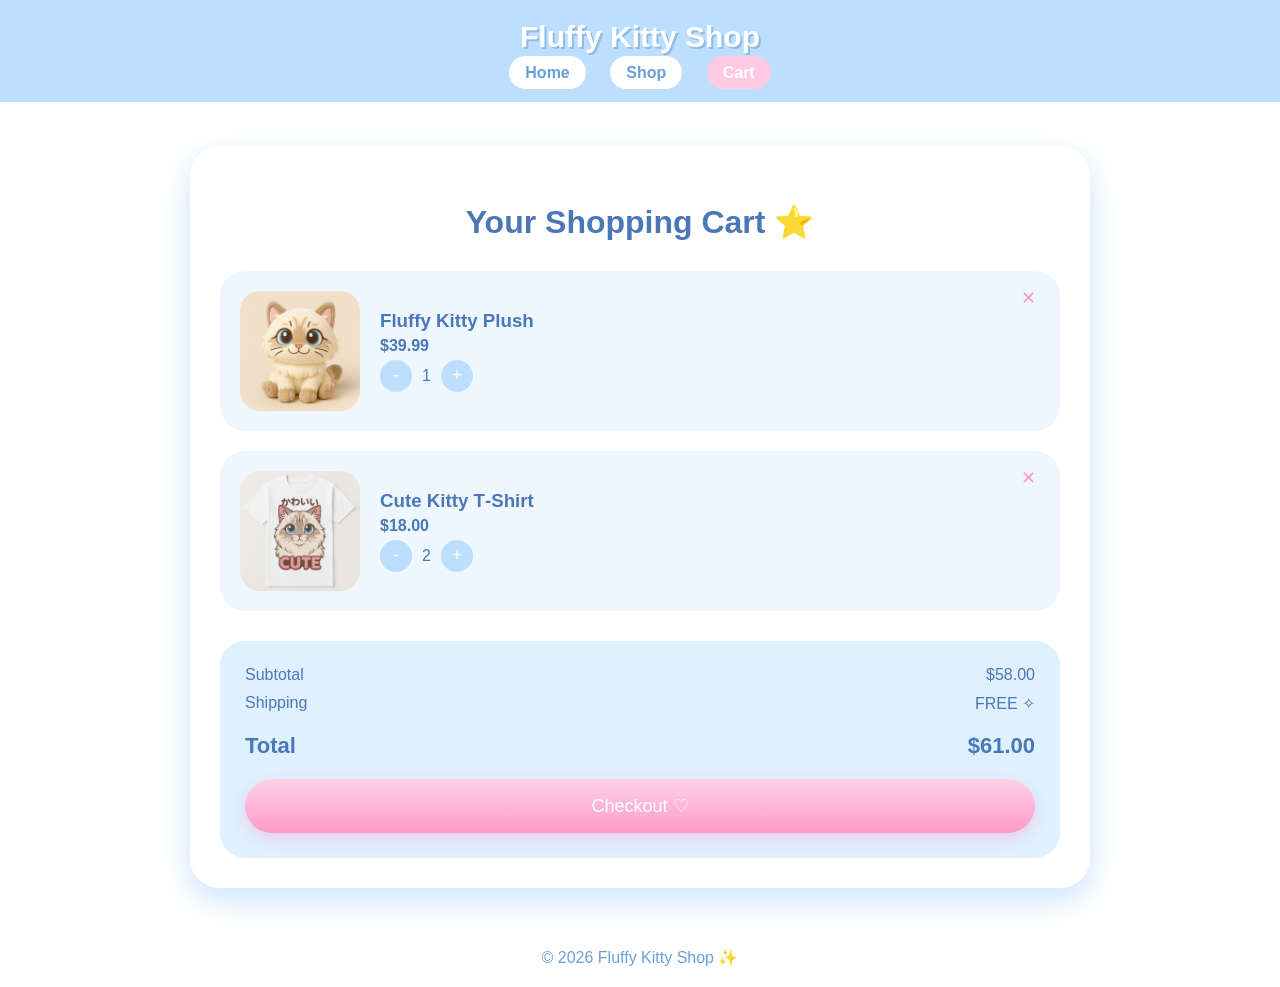
<file: index3.html>
<!DOCTYPE html>
<html lang="en">
<head>
  <meta charset="UTF-8" />
  <title>Fluffy Kitty Cart</title>
  <meta name="viewport" content="width=device-width, initial-scale=1.0" />
  <link rel="stylesheet" href="Styles3.css" />
</head>
<body>

  <header class="header">
    <h1 class="logo">Fluffy Kitty Shop</h1>
    <nav class="nav">
      <a href="index.html">Home</a>
      <a href="index2.html">Shop</a>
      <a class="active" href="index3.html">Cart</a>
    </nav>
  </header>

  <main class="cart">
    <h2>Your Shopping Cart ⭐</h2>

    <div class="cart-item">
      <img src="Plush-AI.png" alt="Fluffy Kitty Plush">
      <div class="item-info">
        <h3>Fluffy Kitty Plush</h3>
        <p class="price">$39.99</p>
        <div class="qty">
          <button>-</button>
          <span>1</span>
          <button>+</button>
        </div>
      </div>
      <button class="remove">✕</button>
    </div>

    <div class="cart-item">
      <img src="TShirt-AI.png" alt="Cute Kitty Shirt">
      <div class="item-info">
        <h3>Cute Kitty T‑Shirt</h3>
        <p class="price">$18.00</p>
        <div class="qty">
          <button>-</button>
          <span>2</span>
          <button>+</button>
        </div>
      </div>
      <button class="remove">✕</button>
    </div>

    <div class="summary">
      <div class="line">
        <span>Subtotal</span>
        <span>$58.00</span>
      </div>
      <div class="line">
        <span>Shipping</span>
        <span>FREE ✧</span>
      </div>
      <div class="total">
        <span>Total</span>
        <span>$61.00</span>
      </div>
      <button class="checkout" onclick="window.location.href='index7.html'">Checkout ♡</button>
    </div>

  </main>

  <footer class="footer">
    © 2026 Fluffy Kitty Shop ✨
  </footer>

</body>
</html>
</file>
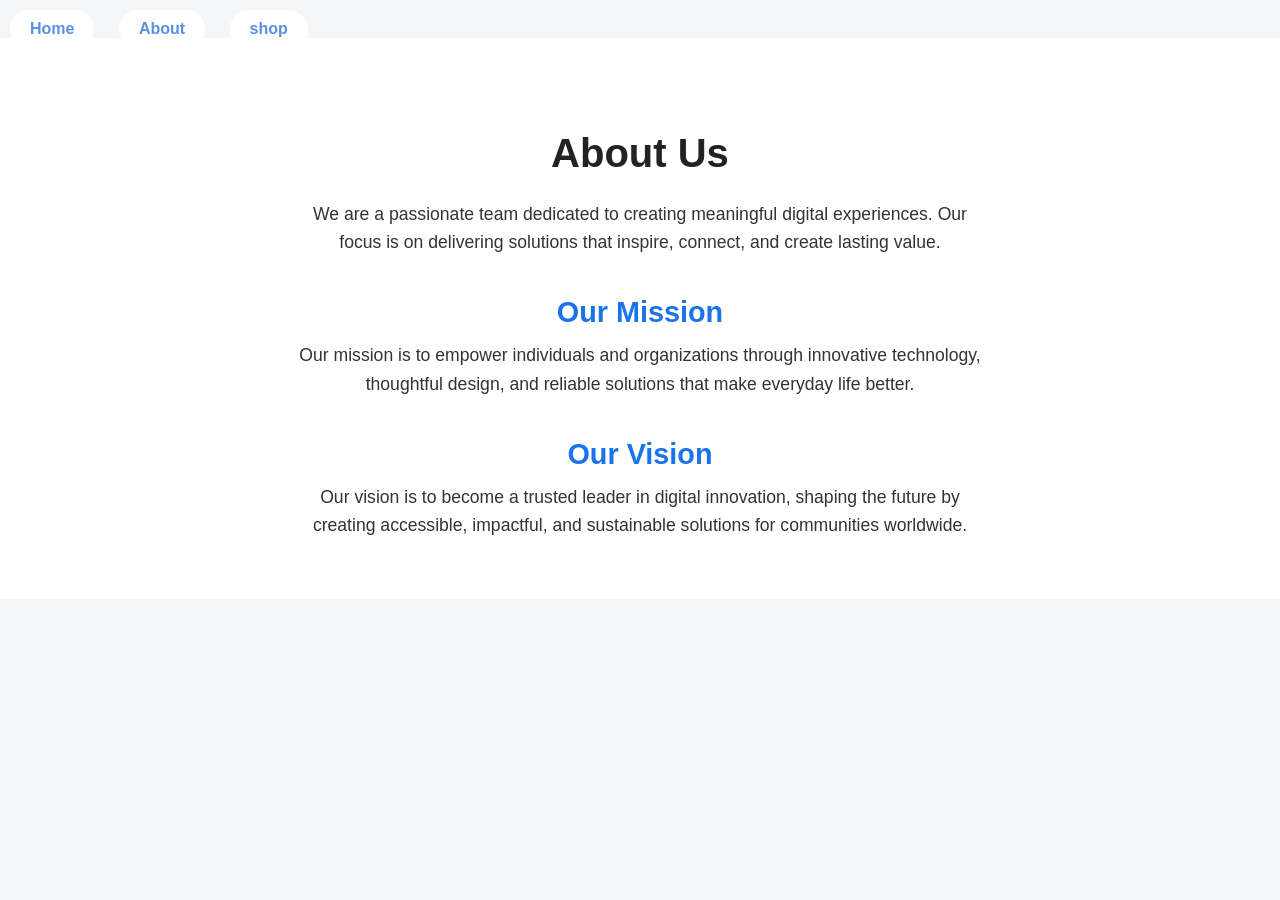
<file: index4.HTML>
<!DOCTYPE html>
<html lang="en">
<head>
    <meta charset="UTF-8">
    <title>About Us</title>

    <!-- External CSS -->
    <link rel="stylesheet" href="Styles4.css">
</head>
<body>
 <nav class="navbar">
    <a href="index.html">Home</a>
    <a href="index4.html">About</a>
    <a href="index5.html">shop</a>
  </nav>

    <section class="about">
        <div class="about-container">

            <h1 class="about-title">About Us</h1>
            <p class="about-text">
                We are a passionate team dedicated to creating meaningful digital
                experiences. Our focus is on delivering solutions that inspire,
                connect, and create lasting value.
            </p>

            <div class="about-section">
                <h2 class="section-title">Our Mission</h2>
                <p class="about-text">
                    Our mission is to empower individuals and organizations through
                    innovative technology, thoughtful design, and reliable solutions
                    that make everyday life better.
                </p>
            </div>

            <div class="about-section">
                <h2 class="section-title">Our Vision</h2>
                <p class="about-text">
                    Our vision is to become a trusted leader in digital innovation,
                    shaping the future by creating accessible, impactful, and
                    sustainable solutions for communities worldwide.
                </p>
            </div>

        </div>
    </section>

</body>
</html>
</file>
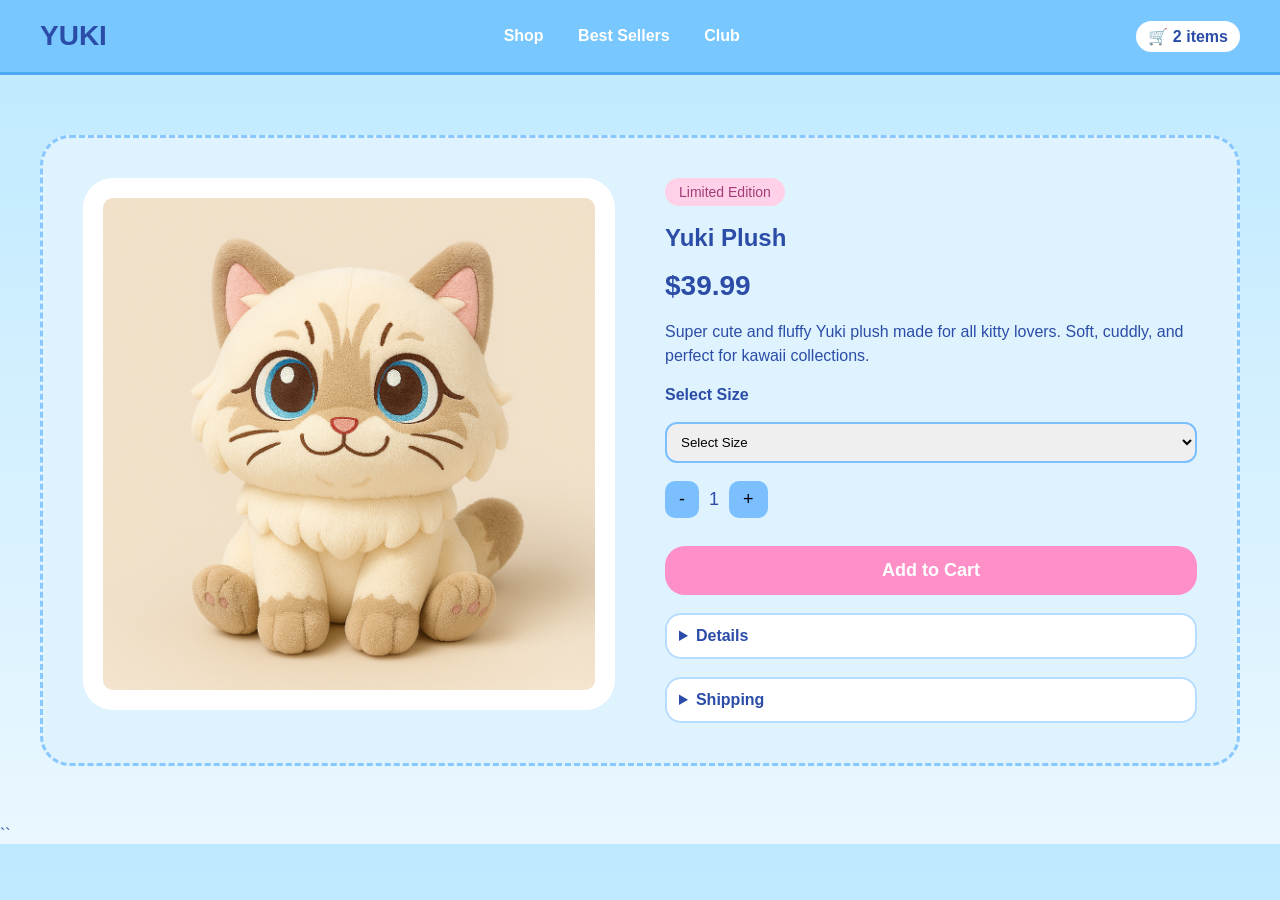
<file: Index5.html>
<!DOCTYPE html>
<html lang="en">
<head>
  <meta charset="UTF-8" />
  <meta name="viewport" content="width=device-width, initial-scale=1.0"/>
  <title>Yuki Shop – Product</title>
  <link rel="stylesheet" href="Style5.css">
</head>
<body>

  <!-- Top Navigation -->
  <header class="navbar">
    <div class="logo">YUKI</div>
    <nav>
      <a href="index2.html">Shop</a>
      <a href="Index8.html">Best Sellers</a>
      <a href="index6.html">Club</a>
    </nav>
    
    <div class="cart"<a onclick="window.location.href='index3.html'">
       🛒 2 items
      </a>
  </div>
  </header>

  <!-- Product Section -->
  <main class="product-page">

    <!-- Product Image -->
    <section class="product-image">
      <img src="Plush-AI.png" alt="Yuki Plush">
    </section>

    <!-- Product Info -->
    <section class="product-info">
      <span class="badge">Limited Edition</span>
      <h1>Yuki Plush</h1>
      <p class="price">$39.99</p>

      <p class="description">
        Super cute and fluffy Yuki plush made for all kitty lovers.
        Soft, cuddly, and perfect for kawaii collections.
      </p>

      <!-- Options -->
      <label for="size">Select Size</label>
      <select id="size">
        <option>Select Size</option>
        <option>Small</option>
        <option>Medium</option>
        <option>Large</option>
      </select>

      <!-- Quantity -->
      <div class="quantity">
        <button>-</button>
        <span>1</span>
        <button>+</button>
      </div>

      <!-- CTA -->
      <button class="add-to-cart" onclick="window.location.href='index3.html'">Add to Cart</button>

      <!-- Extra Info -->
      <details>
        <summary>Details</summary>
        <p>Ultra-soft fabric, embroidered face, pastel color palette.</p>
      </details>

      <details>
        <summary>Shipping</summary>
        <p>Ships worldwide. Free shipping on orders over $75.</p>
      </details>
    </section>

  </main>

</body>
</html>
``
</file>
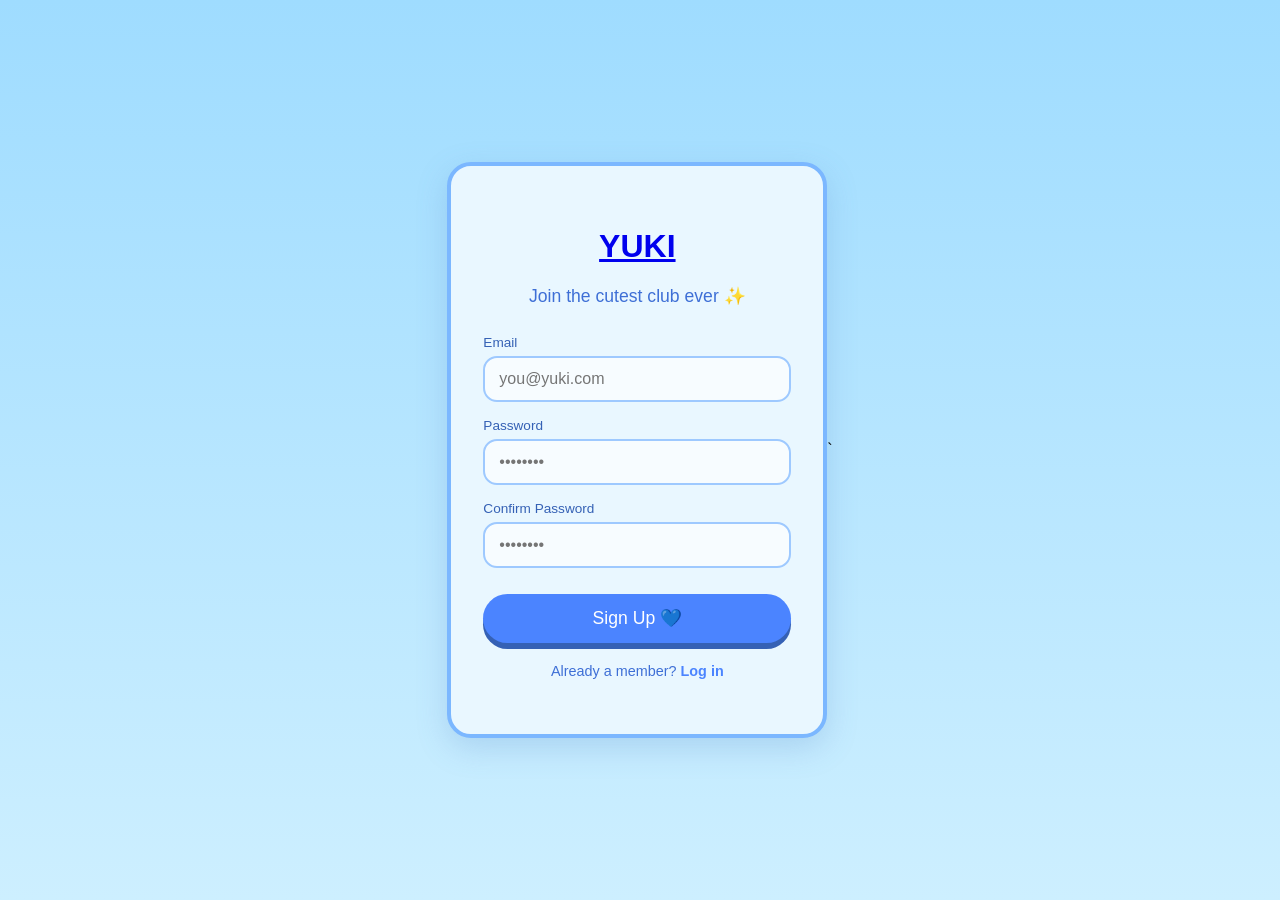
<file: index6.html>
<!DOCTYPE html>
<html lang="en">
<head>
  <meta charset="UTF-8" />
  <title>Join Yuki Club</title>
  <link rel="stylesheet" href="styles6.css" />
  <meta name="viewport" content="width=device-width, initial-scale=1.0" />
   
</head>
<body>
  <div class="signup-container">
    <h1><a href="index.html">YUKI</a></h1>
    <p class="subtitle">Join the cutest club ever ✨</p>

    <form class="signup-form">
      <label>
        <span>Email</span>
        <input type="email" placeholder="you@yuki.com" required />
      </label>

      <label>
        <span>Password</span>
        <input type="password" placeholder="••••••••" required />
      </label>

      <label>
        <span>Confirm Password</span>
        <input type="password" placeholder="••••••••" required />
      </label>

      <button  type="submit" class="primary" onclick="window.location.href='index7.html'">Sign Up 💙</button>
    </form>

    <p class="footer-text">
      Already a member? <a href="index7.html">Log in</a>
    </p>
  </div>

</body>
</html>
`
</file>
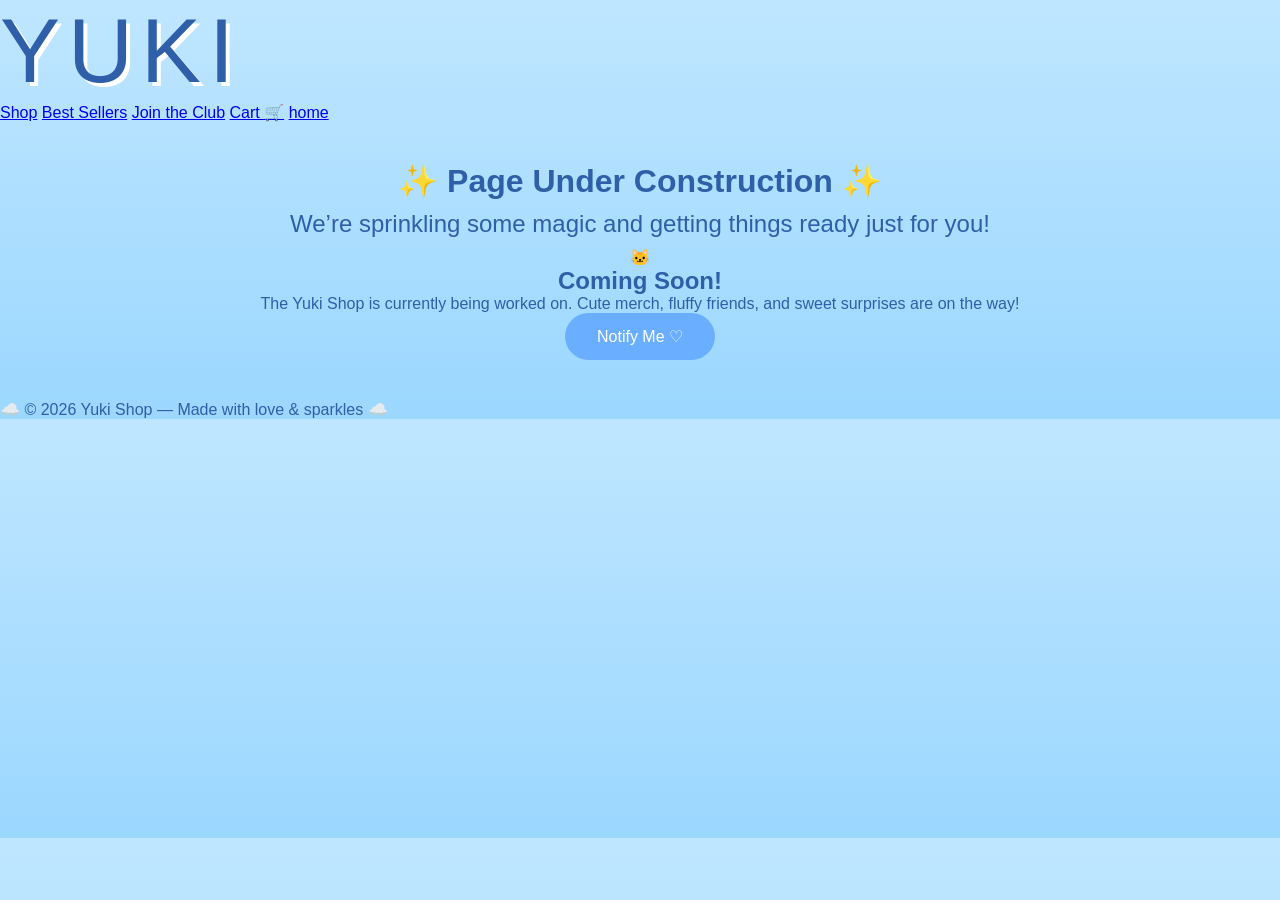
<file: index7.html>
<!DOCTYPE html>
<html lang="en">
<head>
  <meta charset="UTF-8" />
  <title>Yuki Shop — Coming Soon</title>
  <link rel="stylesheet" href="styles.css" />
  <meta name="viewport" content="width=device-width, initial-scale=1.0" />
</head>
<body>
  <header class="nav">
    <div class="logo">YUKI</div>
    <nav>
      <a href="index2.html">Shop</a>
      <a href="Index8.html">Best Sellers</a>
      <a href="index6.html">Join the Club</a>
        <a href="index3.html">Cart 🛒</a>
        <a href="index.html">home</a>
    </nav>
  </header>

  <main class="hero">
    <h1>✨ Page Under Construction ✨</h1>
    <p class="subtitle">
      We’re sprinkling some magic and getting things ready just for you!
    </p>

    <div class="construction-box">
      <div class="mascot">🐱</div>
      <h2>Coming Soon!</h2>
      <p>
        The Yuki Shop is currently being worked on.  
        Cute merch, fluffy friends, and sweet surprises are on the way!
      </p>

      <button class="primary" type="button" onclick="alert('Something did not go as planned! try again later.♡')">Notify Me ♡</button> 
    </div>
  </main>

  <footer>
    <p>☁️ © 2026 Yuki Shop — Made with love & sparkles ☁️</p>
  </footer>
</body>
</html>
</file>
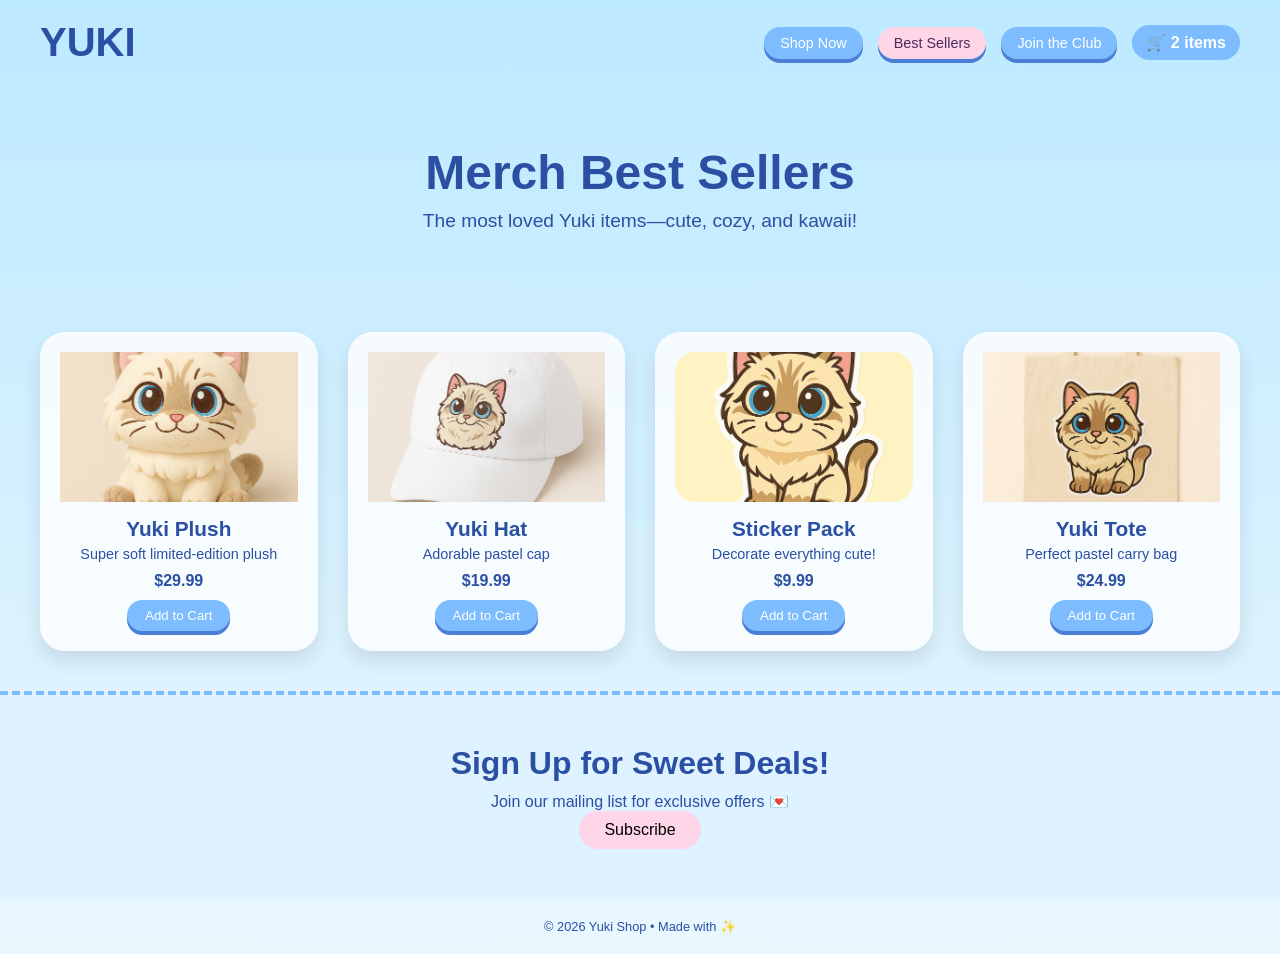
<file: Index8.html>
<!DOCTYPE html>
<html lang="en">
<head>
  <meta charset="UTF-8" />
  <meta name="viewport" content="width=device-width, initial-scale=1.0"/>
  <title>Yuki Shop — Best Sellers</title>
  <link rel="stylesheet" href="styles8.css">
</head>
<body>

  <!-- NAVBAR -->
  <header class="navbar">
    <div class="logo">YUKI</div>
    <nav>
      <button onclick="window.location.href='index2.html'">Shop Now</button>
      <button class="active">Best Sellers</button>
      <button onclick="window.location.href='index6.html'">Join the Club</button>
      <div class="cart"><a onclick="window.location.href='index3.html'">
       🛒 2 items
      </a>
      </div>
    </nav>
  </header>

  <!-- HERO -->
  <section class="hero">
    <h1>Merch Best Sellers</h1>
    <p>The most loved Yuki items—cute, cozy, and kawaii!</p>
  </section>

  <!-- BEST SELLERS GRID -->
  <section class="products">

    <div class="product-card">
      <div class="product-image plush"><img src="Plush-AI.png" alt="Fluffy Kitty Plush" />
      </div>
      <h3>Yuki Plush</h3>
      <p>Super soft limited‑edition plush</p>
      <span>$29.99</span>
      <button onclick="window.location.href='index3.html'">Add to Cart</button>
    </div>

    <div class="product-card">
      <div class="product-image hat"><img src="AIHat.png" alt="Yuki Hat" /></div>
      <h3>Yuki Hat</h3>
      <p>Adorable pastel cap</p>
      <span>$19.99</span>
      <button onclick="window.location.href='index3.html'">Add to Cart</button>
    </div>

    <div class="product-card">
      <div class="product-image stickers"><img src="Sticker-AI.png" alt="Yuki Stickers" /></div>
      <h3>Sticker Pack</h3>
      <p>Decorate everything cute!</p>
      <span>$9.99</span>
      <button onclick="window.location.href='index3.html'">Add to Cart</button>
    </div>

    <div class="product-card">
      <div class="product-image bag"><img src="Bag-AI.png" alt="Yuki Tote" /></div>
      <h3>Yuki Tote</h3>
      <p>Perfect pastel carry bag</p>
      <span>$24.99</span>
      <button onclick="window.location.href='index3.html'">Add to Cart</button>
    </div>

  </section>

  <!-- CALL TO ACTION -->
  <section class="cta">
    <h2>Sign Up for Sweet Deals!</h2>
    <p>Join our mailing list for exclusive offers 💌</p>
    <button onclick="window.location.href='index7.html'">Subscribe</button>
  </section>

  <!-- FOOTER -->
  <footer>
    <p>© 2026 Yuki Shop • Made with ✨</p>
  </footer>

</body>
</html>
</file>
<file: Styles3.css>
/* Base */
* {
  box-sizing: border-box;
  font-family: "Nunito", "Comic Sans MS", sans-serif;
}

body {
  margin: 0;
  background: linear-gradient(#cfeaff, #f6fbff);
  background-image: url("https://www.transparenttextures.com/patterns/stardust.png");
  color: #4a78b6;
}

/* Header */
.header {
  background: #bcdfff;
  padding: 20px;
  text-align: center;
  border-bottom: 4px solid #ffffff;
}

.logo {
  margin: 0;
  font-size: 30px;
  color: #ffffff;
  text-shadow: 2px 2px #8fbbe6;
}

.nav {
  margin-top: 10px;
}

.nav a {
  text-decoration: none;
  margin: 0 10px;
  padding: 8px 16px;
  background: #ffffff;
  border-radius: 20px;
  color: #6aa0d6;
  font-weight: bold;
}

.nav a.active {
  background: #ffcae2;
  color: #ffffff;
}

/* Cart */
.cart {
  max-width: 900px;
  margin: 40px auto;
  background: #ffffffdd;
  border-radius: 30px;
  padding: 30px;
  box-shadow: 0 12px 30px rgba(170, 210, 255, 0.6);
}

.cart h2 {
  text-align: center;
  font-size: 32px;
  margin-bottom: 30px;
}

/* Cart Item */
.cart-item {
  display: flex;
  align-items: center;
  gap: 20px;
  background: #eef7ff;
  padding: 20px;
  border-radius: 25px;
  margin-bottom: 20px;
  position: relative;
}

.cart-item img {
  width: 120px;
  border-radius: 20px;
}

.item-info h3 {
  margin: 0;
}

.price {
  font-weight: bold;
  margin: 5px 0;
}

.qty {
  display: flex;
  align-items: center;
  gap: 10px;
}

.qty button {
  width: 32px;
  height: 32px;
  border-radius: 50%;
  border: none;
  background: #bcdfff;
  color: white;
  font-size: 18px;
  cursor: pointer;
}

.remove {
  position: absolute;
  top: 15px;
  right: 18px;
  border: none;
  background: transparent;
  font-size: 18px;
  color: #ff9bb8;
  cursor: pointer;
}

/* Summary */
.summary {
  background: #dff0ff;
  padding: 25px;
  border-radius: 25px;
  margin-top: 30px;
}

.line, .total {
  display: flex;
  justify-content: space-between;
  margin-bottom: 10px;
}

.total {
  font-size: 22px;
  font-weight: bold;
  margin: 20px 0;
}

.checkout {
  width: 100%;
  padding: 16px;
  font-size: 18px;
  border-radius: 30px;
  border: none;
  background: linear-gradient(#ffd1e6, #ff9bc9);
  color: white;
  cursor: pointer;
  box-shadow: 0 6px 14px rgba(255, 160, 200, 0.4);
}

/* Footer */
.footer {
  text-align: center;
  padding: 20px;
  color: #6aa0d6;
}
</file>
<file: Styles4.css>
/* Global styles */
body {
    margin: 0;
    font-family: Arial, Helvetica, sans-serif;
    background-color: #f4f6f8;
    color: #333;
}

/* About section */
.about {
    padding: 60px 20px;
    background-color: #ffffff;
}

.about-container {
    max-width: 900px;
    margin: 0 auto;
    text-align: center;
}

.about-title {
    font-size: 2.5rem;
    margin-bottom: 24px;
    color: #222;
}

/* Subsections */
.about-section {
    margin-top: 40px;
}

.section-title {
    font-size: 1.8rem;
    margin-bottom: 12px;
    color: #1a73e8;
}

.about-text {
    font-size: 1.1rem;
    line-height: 1.6;
    margin: 0 auto;
    max-width: 700px;
}
/* Navigation */
.navbar {
  margin-top: 20px;
}
.navbar 
center {
  text-align: center;
}
.navbar a {
  margin: 0 10px;
  padding: 10px 20px;
  background: white;
  color: #5b8fe6;
  border-radius: 20px;
  text-decoration: none;
  font-weight: bold;
}

.navbar a:hover {
  background: #d8ecff;
}
</file>
<file: Style5.css>
/* Reset */
* {
  margin: 0;
  padding: 0;
  box-sizing: border-box;
  font-family: "Comic Sans MS", "Poppins", sans-serif;
}

body {
  background: linear-gradient(#bde9ff, #eaf7ff);
  color: #2c4da7;
}

/* Navbar */
.navbar {
  display: flex;
  justify-content: space-between;
  align-items: center;
  padding: 20px 40px;
  background: #79c7ff;
  border-bottom: 3px solid #4ea9f5;
}

.logo {
  font-size: 28px;
  font-weight: bold;
}

.navbar nav a {
  margin: 0 15px;
  text-decoration: none;
  font-weight: bold;
  color: #ffffff;
}

.cart {
  background: #ffffff;
  padding: 6px 12px;
  border-radius: 20px;
  color: #2c4da7;
  font-weight: bold;
}

/* Layout */
.product-page {
  display: grid;
  grid-template-columns: 1fr 1fr;
  gap: 50px;
  max-width: 1200px;
  margin: 60px auto;
  padding: 40px;
  background: #dff3ff;
  border-radius: 30px;
  border: 3px dashed #89c7ff;
}

/* Image */
.product-image img {
  width: 100%;
  border-radius: 30px;
  background: #ffffff;
  padding: 20px;
}

/* Product Info */
.product-info {
  display: flex;
  flex-direction: column;
  gap: 18px;
}

.badge {
  background: #ffd1e8;
  color: #a23c78;
  padding: 6px 14px;
  border-radius: 20px;
  font-size: 14px;
  width: fit-content;
}

.price {
  font-size: 28px;
  font-weight: bold;
}

.description {
  line-height: 1.5;
}

label {
  font-weight: bold;
}

select {
  padding: 10px;
  border-radius: 12px;
  border: 2px solid #7bbfff;
}

/* Quantity */
.quantity {
  display: flex;
  align-items: center;
  gap: 10px;
}

.quantity button {
  border: none;
  background: #7bbfff;
  padding: 8px 14px;
  border-radius: 10px;
  font-size: 18px;
  cursor: pointer;
}

.quantity span {
  font-size: 18px;
}

/* CTA */
.add-to-cart {
  margin-top: 10px;
  padding: 14px;
  font-size: 18px;
  border-radius: 20px;
  border: none;
  background: #ff8fc7;
  color: white;
  font-weight: bold;
  cursor: pointer;
  transition: transform 0.15s ease;
}

.add-to-cart:hover {
  transform: scale(1.05);
}

/* Details */
details {
  background: #ffffff;
  padding: 12px;
  border-radius: 16px;
  border: 2px solid #b6ddff;
}

summary {
  cursor: pointer;
  font-weight: bold;
}
</file>
<file: styles6.css>
/* Navigation */
.navbar {
  margin-top: 20px;
}

.navbar a {
  margin: 0 10px;
  padding: 10px 20px;
  background: white;
  color: #5b8fe6;
  border-radius: 20px;
  text-decoration: none;
  font-weight: bold;
}

.navbar a:hover {
  background: #d8ecff;
}
/* Reset */
* {
  box-sizing: border-box;
  font-family: "Comic Sans MS", "Poppins", sans-serif;
}

/* Page background */
body {
  margin: 0;
  min-height: 100vh;
  background: linear-gradient(#9fdcff, #cdefff);
  display: flex;
  align-items: center;
  justify-content: center;
}

/* Main card */
.signup-container {
  background: #e9f7ff;
  border-radius: 24px;
  padding: 40px 32px;
  width: 100%;
  max-width: 380px;
  text-align: center;
  box-shadow: 0 10px 30px rgba(90, 140, 200, 0.25);
  border: 4px solid #7bb7ff;
}

/* Logo text */
.logo {
  font-size: 3rem;
  margin: 0;
  color: #4b84ff;
  letter-spacing: 4px;
}

/* Subtitle */
.subtitle {
  color: #3e6fd6;
  margin-bottom: 28px;
  font-size: 1.1rem;
}

/* Form */
.signup-form {
  display: flex;
  flex-direction: column;
  gap: 16px;
}

label {
  text-align: left;
  font-size: 0.85rem;
  color: #3561b5;
}

/* Inputs */
input {
  width: 100%;
  margin-top: 6px;
  padding: 12px 14px;
  border-radius: 14px;
  border: 2px solid #9ec9ff;
  background: #f7fcff;
  outline: none;
  font-size: 1rem;
}

input:focus {
  border-color: #4b84ff;
}

/* Button */
button {
  margin-top: 10px;
  padding: 14px;
  border-radius: 999px;
  border: none;
  background: #4b84ff;
  color: white;
  font-size: 1.1rem;
  cursor: pointer;
  box-shadow: 0 6px 0 #3561b5;
  transition: transform 0.1s, box-shadow 0.1s;
}

button:hover {
  transform: translateY(2px);
  box-shadow: 0 4px 0 #3561b5;
}

/* Footer */
.footer-text {
  margin-top: 20px;
  font-size: 0.9rem;
  color: #3e6fd6;
}

.footer-text a {
  color: #4b84ff;
  text-decoration: none;
  font-weight: bold;
}
</file>
<file: styles.css>
/* RESET */
* {
  box-sizing: border-box;
  font-family: "Fredoka", sans-serif;
  margin: 0;
  padding: 0;
}

body {
  margin: 0;
  background: linear-gradient(#bfe6ff, #9bd7ff);
  color: #2f5fa8;
}

/* NAV */
.navbar {
  display: flex;
  justify-content: space-between;
  padding: 16px;
}

.nav-left {
  display: flex;
  gap: 10px;
}

/* BUTTONS */
.pill {
  background: #7fb8ff;
  border: none;
  border-radius: 999px;
  padding: 10px 18px;
  color: white;
  font-weight: 600;
  cursor: pointer;
  box-shadow: inset 0 -3px rgba(0,0,0,.1);
}

.pill span {
  display: inline-block;
  position: relative;
  transition: 0.5s;
}

.pill span:after {
  content: '\00bb';
  position: absolute;
  opacity: 0;
  right: -20px;
  transition: 0.5s;
}

.pill.small {
  padding: 8px 14px;
  font-size: 14px;
  
}
button:hover {
  background: linear-gradient(#7ab3ff, #4f85d8);
}

.cart {
  background: #6aaeff;
  
}
.cart:hover {
 background: linear-gradient(#7ab3ff, #4f85d8);
}

/* HERO */
.hero {
  text-align: center;
  padding: 40px 20px;
}

.logo {
  font-size: 90px;
  letter-spacing: 8px;
  margin: 0;
  text-shadow: 4px 4px 0 #ffffff;
}

.subtitle {
  font-size: 24px;
  margin: 10px 0;
}

.tagline {
  margin-bottom: 20px;
}

/* CTA */
.primary {
  background: #6aaeff;
  border: none;
  border-radius: 30px;
  padding: 14px 32px;
  color: white;
  font-size: 16px;
  cursor: pointer;
}

.primary:hover {
  background: linear-gradient(#7ab3ff, #4f85d8);
}

.primary.pink {
  background: #f4a2c8;
}

.secondary {
  background: white;
  border-radius: 30px;
  padding: 12px 26px;
  border: 2px solid #9bd7ff;
  color: #2f5fa8;
  cursor: pointer;
}

.primary.pink:hover {
 background: linear-gradient(#f4a2c8, #dd478d);
}

/* FEATURE BOX */
.feature-box {
  margin: 40px auto;
  padding: 40px;
  background: rgba(255,255,255,0.4);
  border-radius: 40px;
  width: 90%;
  display: grid;
  grid-template-columns: 1fr 1.2fr 1fr;
  gap: 20px;
}

.feature {
  text-align: center;
}

.feature img {
  max-width: 150px;
  margin: 10px auto;
}

.feature .card{
  margin: 40px auto;
  background: rgba(255, 255, 255, 0.5);
  border-radius: 40px;
  padding: 40px;
  width: 90%;
  display: grid;
  grid-template-columns: 1fr 1.2fr 1fr;
  gap: 20px;
}

.card h3 {
  margin-bottom: 1rem;
}


/* CENTER FEATURE */
.ribbon {
  display: inline-block;
  background: #f4a2c8;
  color: white;
  padding: 6px 16px;
  border-radius: 20px;
  margin-bottom: 10px;
}

/* Accessories */
.accessories {
    text-align: center;
  padding: 2px;
}

.accessories button {
 background: #7faeff;
  border: none;
  border-radius: 999px;
  padding: 10px 18px;
  color: white;
  font-weight: 600;
  cursor: pointer;
  box-shadow: inset 0 -3px rgba(0,0,0,.1);
 
}
.accessories button:hover {
 background: linear-gradient(#7ab3ff, #4f85d8);
}


/* NEWSLETTER */
.newsletter {
  text-align: center;
  padding: 40px 20px;
   background: rgba(255, 255, 255, 0.6);
   margin: 2rem auto;
    padding: 2rem;
  border-radius: 25px;
  width: 80%;
}

.signup {
  margin-top: 15px;
}

.signup input {
  padding: 12px;
  width: 250px;
  border-radius: 20px;
  border: none;
  margin-right: 10px;
}

/* RESPONSIVE */
@media (max-width: 900px) {
  .feature-box {
    grid-template-columns: 1fr;
  }

  .logo {
    font-size: 52px;
  }
}
</file>
<file: styles8.css>
/* RESET */
* {
  margin: 0;
  padding: 0;
  box-sizing: border-box;
  font-family: "Comic Sans MS", "Poppins", sans-serif;
}

/* BODY */
body {
  background: linear-gradient(#bde9ff, #eaf7ff);
  color: #2a4fa3;
}

/* NAVBAR */
.navbar {
  display: flex;
  justify-content: space-between;
  align-items: center;
  padding: 20px 40px;
}

.logo {
  font-size: 2.5rem;
  font-weight: bold;
}

nav {
  display: flex;
  gap: 15px;
  align-items: center;
}

nav button {
  background: #7cbcff;
  border: none;
  border-radius: 20px;
  padding: 8px 16px;
  color: white;
  font-size: 0.9rem;
  cursor: pointer;
  box-shadow: 0 4px #4b7ed6;
}

nav button.active {
  background: #ffd6e7;
  color: #4b2c5e;
}

.cart {
  background: #7cbcff;
  padding: 8px 14px;
  border-radius: 20px;
  color: white;
  font-weight: bold;
}

/* HERO */
.hero {
  text-align: center;
  padding: 60px 20px;
}

.hero h1 {
  font-size: 3rem;
  margin-bottom: 10px;
}

.hero p {
  font-size: 1.2rem;
}

/* PRODUCTS */
.products {
  display: grid;
  grid-template-columns: repeat(auto-fit, minmax(220px, 1fr));
  gap: 30px;
  padding: 40px;
}

.product-card {
  background: #ffffffcc;
  border-radius: 25px;
  padding: 20px;
  text-align: center;
  box-shadow: 0 10px 20px rgba(0,0,0,0.1);
}

.product-image {
  height: 150px;
  border-radius: 20px;
  margin-bottom: 15px;
  background-size: cover;
  background-position: center;
}

/* Placeholder pastel visuals */
.plush { background: #ffd6d6; }
.plush img {
  width: 100%;
  height: 100%;
  object-fit: cover;
}
.hat { background: #d6ecff; }
.hat img {
  width: 100%;
  height: 100%;
  object-fit: cover;
}
.stickers { background: #fff3c4; }
.stickers img {
  width: 100%;
  height: 100%;
  object-fit: cover;
}
.bag { background: #e9d6ff; }
.bag img {
  width: 100%;
  height: 100%;
  object-fit: cover;
}

.product-card h3 {
  font-size: 1.3rem;
  margin-bottom: 5px;
}

.product-card p {
  font-size: 0.9rem;
  margin-bottom: 10px;
}

.product-card span {
  display: block;
  font-weight: bold;
  margin-bottom: 10px;
}

.product-card button {
  background: #7cbcff;
  border: none;
  padding: 8px 18px;
  border-radius: 20px;
  color: white;
  cursor: pointer;
  box-shadow: 0 4px #4b7ed6;
}

/* CTA */
.cta {
  background: #dff2ff;
  text-align: center;
  padding: 50px 20px;
  border-top: 4px dashed #7cbcff;
}

.cta h2 {
  font-size: 2rem;
  margin-bottom: 10px;
}

.cta button {
  background: #ffd6e7;
  border: none;
  border-radius: 25px;
  padding: 10px 25px;
  font-size: 1rem;
  cursor: pointer;
}

/* FOOTER */
footer {
  text-align: center;
  padding: 20px;
  font-size: 0.8rem;
}
</file>
